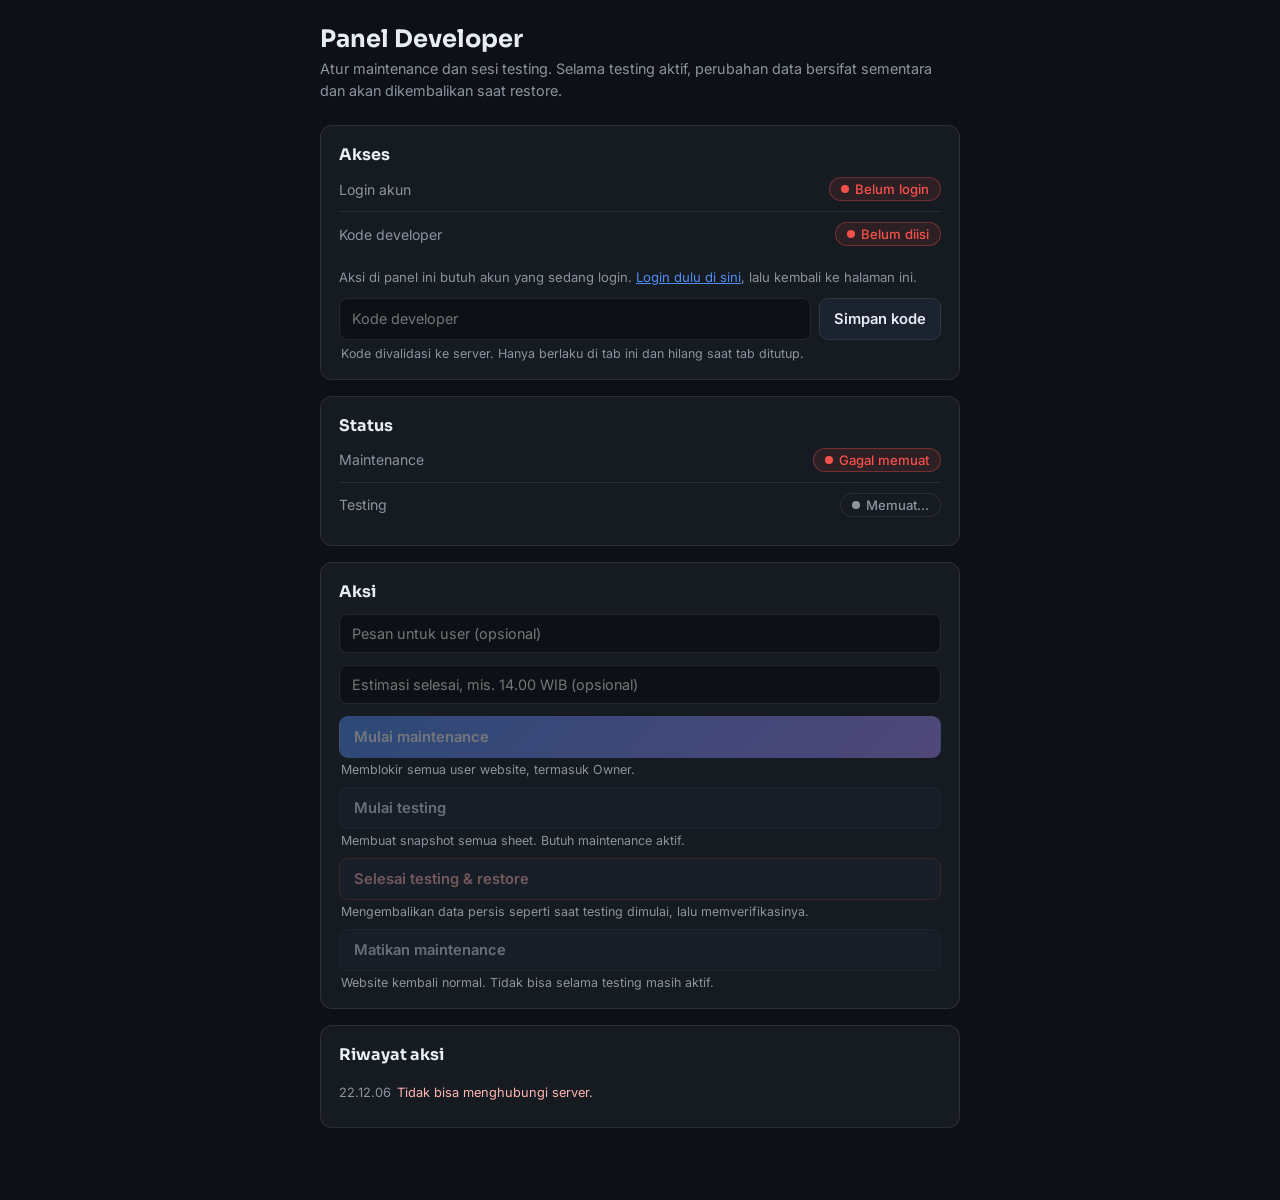
<file: dev-panel.html>
<!DOCTYPE html>
<html lang="id">
<head>
  <meta charset="UTF-8" />
  <meta name="viewport" content="width=device-width, initial-scale=1.0" />
  <meta name="robots" content="noindex, nofollow" />
  <title>EduHome – Panel Developer</title>
  <link rel="preconnect" href="https://fonts.googleapis.com" />
  <link rel="preconnect" href="https://fonts.gstatic.com" crossorigin />
  <link href="https://fonts.googleapis.com/css2?family=Inter:wght@400;500;600&family=Sora:wght@600;700&display=swap" rel="stylesheet" />
  <style>
    *, *::before, *::after { box-sizing: border-box; margin: 0; padding: 0; }
    :root {
      --bg:#0d1117; --bg2:#161b22; --bg3:#1c2330; --line:rgba(255,255,255,.09);
      --text:#e6edf3; --dim:#8b949e; --accent:#4f8ef7; --accent2:#a78bfa;
      --ok:#3fb950; --warn:#f0883e; --bad:#f85149;
    }
    html, body { background:var(--bg); color:var(--text); font-family:'Inter',sans-serif; min-height:100%; }
    body { padding:24px 16px 56px; }
    .page { max-width:640px; margin:0 auto; }
    h1 { font-family:'Sora',sans-serif; font-size:1.5rem; margin-bottom:4px; }
    .lead { color:var(--dim); font-size:.9rem; margin-bottom:24px; line-height:1.5; }
    section { background:var(--bg2); border:1px solid var(--line); border-radius:12px; padding:18px; margin-bottom:16px; }
    h2 { font-family:'Sora',sans-serif; font-size:1rem; margin-bottom:12px; }
    .row { display:flex; align-items:center; justify-content:space-between; gap:12px; padding:10px 0; border-top:1px solid var(--line); }
    .row:first-of-type { border-top:0; padding-top:0; }
    .row .k { color:var(--dim); font-size:.88rem; }
    .pill { display:inline-flex; align-items:center; gap:6px; padding:3px 11px; border-radius:99px; font-size:.82rem; font-weight:500; border:1px solid var(--line); }
    .pill::before { content:''; width:8px; height:8px; border-radius:50%; background:currentColor; }
    .pill.on   { color:var(--warn); background:rgba(240,136,62,.1); border-color:rgba(240,136,62,.35); }
    .pill.test { color:var(--ok);   background:rgba(63,185,80,.1);  border-color:rgba(63,185,80,.35); }
    .pill.off  { color:var(--dim); }
    .pill.bad  { color:var(--bad);  background:rgba(248,81,73,.1);  border-color:rgba(248,81,73,.35); }
    .meta { font-size:.82rem; color:var(--dim); line-height:1.6; margin-top:6px; }
    .meta b { color:var(--text); font-weight:500; }
    .alert { margin-top:12px; padding:10px 12px; border-radius:8px; font-size:.85rem; line-height:1.5;
             background:rgba(248,81,73,.1); border:1px solid rgba(248,81,73,.35); color:#ffb4af; }
    .actions { display:grid; gap:10px; }
    .act { display:flex; flex-direction:column; gap:4px; }
    button { font-family:inherit; font-size:.92rem; font-weight:600; padding:11px 14px; border-radius:9px; border:1px solid var(--line);
             background:var(--bg3); color:var(--text); cursor:pointer; text-align:left; }
    button:hover:not(:disabled) { border-color:rgba(255,255,255,.25); }
    button:focus-visible, input:focus-visible, a:focus-visible { outline:2px solid var(--accent); outline-offset:2px; }
    button:disabled { opacity:.4; cursor:not-allowed; }
    button.primary { background:linear-gradient(135deg,var(--accent),var(--accent2)); border-color:transparent; color:#fff; }
    button.danger  { border-color:rgba(248,81,73,.4); color:#ffb4af; }
    .hint { font-size:.78rem; color:var(--dim); padding-left:2px; }
    input[type=text], input[type=password] { width:100%; padding:10px 12px; border-radius:8px; border:1px solid var(--line);
             background:var(--bg); color:var(--text); font-family:inherit; font-size:.9rem; margin-bottom:8px; }
    .inline { display:flex; gap:8px; }
    .inline input { margin-bottom:0; }
    .inline button { white-space:nowrap; }
    .note { font-size:.82rem; color:var(--dim); line-height:1.5; margin-bottom:10px; }
    .note a { color:var(--accent); }
    #log { font-size:.8rem; line-height:1.55; max-height:220px; overflow:auto; }
    #log div { padding:6px 0; border-top:1px solid var(--line); word-break:break-word; }
    #log div:first-child { border-top:0; }
    #log .t { color:var(--dim); margin-right:6px; }
    #log .e { color:#ffb4af; }
    #log .s { color:#8ee29b; }
    #busy { position:fixed; inset:0; background:rgba(13,17,23,.82); display:none; align-items:center; justify-content:center; z-index:10; padding:24px; text-align:center; }
    #busy.show { display:flex; }
    #busy .box { background:var(--bg2); border:1px solid var(--line); border-radius:12px; padding:22px 26px; max-width:340px; }
    #busy p { font-size:.88rem; color:var(--dim); margin-top:8px; line-height:1.5; }
    .spin { width:26px; height:26px; border-radius:50%; border:3px solid var(--line); border-top-color:var(--accent); margin:0 auto 12px; animation:spin .9s linear infinite; }
    @keyframes spin { to { transform:rotate(360deg); } }
    dialog { border:1px solid var(--line); border-radius:14px; background:var(--bg2); color:var(--text); padding:0;
             width:min(420px, calc(100vw - 32px)); margin:auto; box-shadow:0 24px 60px rgba(0,0,0,.5); }
    dialog::backdrop { background:rgba(13,17,23,.78); backdrop-filter:blur(2px); }
    .dlg { padding:22px; }
    .dlg h3 { font-family:'Sora',sans-serif; font-size:1.05rem; margin-bottom:8px; }
    .dlg p  { font-size:.88rem; color:var(--dim); line-height:1.55; }
    .dlg ul { margin:12px 0 0 18px; font-size:.85rem; color:var(--dim); line-height:1.65; }
    .dlg-actions { display:flex; justify-content:flex-end; gap:8px; margin-top:22px; }
    .dlg-actions button { text-align:center; min-width:100px; }
    button.confirm-danger { background:var(--bad); border-color:transparent; color:#fff; }
    @media (prefers-reduced-motion: reduce) { .spin { animation:none; } }
  </style>
</head>
<body>
<div class="page">
  <h1>Panel Developer</h1>
  <p class="lead">Atur maintenance dan sesi testing. Selama testing aktif, perubahan data bersifat sementara dan akan dikembalikan saat restore.</p>

  <section id="sec-access">
    <h2>Akses</h2>
    <div class="row"><span class="k">Login akun</span><span class="pill off" id="pill-login">Belum login</span></div>
    <div class="row"><span class="k">Kode developer</span><span class="pill off" id="pill-key">Belum diisi</span></div>
    <div id="access-help" style="margin-top:12px;">
      <p class="note" id="login-note" style="display:none;">Aksi di panel ini butuh akun yang sedang login. <a href="index.html?bypass=1">Login dulu di sini</a>, lalu kembali ke halaman ini.</p>
      <div class="inline" id="key-form">
        <input type="password" id="key-input" placeholder="Kode developer" autocomplete="off" />
        <button type="button" id="key-save">Simpan kode</button>
      </div>
      <p class="hint" id="key-msg" style="margin-top:6px;"></p>
      <div id="open-site" style="display:none; margin-top:10px;">
        <button type="button" id="btn-open-site" disabled>Buka website →</button>
        <p class="hint" style="margin-top:6px;">Aktif hanya selama testing berjalan, supaya perubahan data tetap bisa di-restore. Dibuka di tab ini agar kode developer ikut terbawa.</p>
      </div>
    </div>
  </section>

  <section>
    <h2>Status</h2>
    <div class="row"><span class="k">Maintenance</span><span class="pill off" id="pill-maint">Memuat…</span></div>
    <div class="row"><span class="k">Testing</span><span class="pill off" id="pill-test">Memuat…</span></div>
    <div class="meta" id="session-meta" style="display:none;"></div>
    <div class="alert" id="session-error" style="display:none;"></div>
  </section>

  <section>
    <h2>Aksi</h2>
    <div class="actions">
      <div class="act">
        <input type="text" id="msg-input" placeholder="Pesan untuk user (opsional)" />
        <input type="text" id="est-input" placeholder="Estimasi selesai, mis. 14.00 WIB (opsional)" />
        <button type="button" id="btn-maint-on" class="primary">Mulai maintenance</button>
        <span class="hint">Memblokir semua user website, termasuk Owner.</span>
      </div>
      <div class="act">
        <button type="button" id="btn-test-start">Mulai testing</button>
        <span class="hint">Membuat snapshot semua sheet. Butuh maintenance aktif.</span>
      </div>
      <div class="act">
        <button type="button" id="btn-test-end" class="danger">Selesai testing &amp; restore</button>
        <span class="hint">Mengembalikan data persis seperti saat testing dimulai, lalu memverifikasinya.</span>
      </div>
      <div class="act">
        <button type="button" id="btn-maint-off">Matikan maintenance</button>
        <span class="hint">Website kembali normal. Tidak bisa selama testing masih aktif.</span>
      </div>
    </div>
  </section>

  <section>
    <h2>Riwayat aksi</h2>
    <div id="log"><div><span class="t">—</span>Belum ada aksi.</div></div>
  </section>
</div>

<dialog id="dlg" aria-labelledby="dlg-title">
  <div class="dlg">
    <h3 id="dlg-title"></h3>
    <p id="dlg-body"></p>
    <ul id="dlg-list"></ul>
    <div class="dlg-actions">
      <button type="button" id="dlg-cancel">Batal</button>
      <button type="button" id="dlg-ok" class="primary">Lanjutkan</button>
    </div>
  </div>
</dialog>

<div id="busy" role="alertdialog" aria-live="assertive">
  <div class="box">
    <div class="spin"></div>
    <strong id="busy-title">Memproses…</strong>
    <p>Jangan tutup atau muat ulang halaman. Proses snapshot dan restore bisa memakan waktu beberapa puluh detik.</p>
  </div>
</div>

<script>
  // URL sama dengan yang dipakai index.html / maintenance.html
  const API_URL = 'https://script.google.com/macros/s/AKfycbxaAE8s3vcXDWZ2BwnUI2oKcvXKh9LENR80gYa2HMFKBeh2h_2URSb17CKIBety4Tag5A/exec';

  const $ = (id) => document.getElementById(id);
  const DEV_KEY = 'eduhome_dev_key';
  const ls = {
    token:    () => localStorage.getItem('eduhome_token') || '',
    // Dev key hanya di sessionStorage: per-tab, hilang saat tab ditutup.
    key:      () => { try { return sessionStorage.getItem(DEV_KEY) || ''; } catch(e) { return ''; } },
    setKey:   (v) => { try { sessionStorage.setItem(DEV_KEY, v); } catch(e) {} },
    clearKey: () => { try { sessionStorage.removeItem(DEV_KEY); } catch(e) {} },
    user:     () => { try { return JSON.parse(localStorage.getItem('eduhome_user') || '{}'); } catch(e) { return {}; } }
  };
  // Migrasi: buang sisa dev key lama di localStorage.
  try { localStorage.removeItem(DEV_KEY); } catch(e) {}

  let state = { maintenance:false, testMode:false, loaded:false };
  let busy = false;

  function logLine(text, kind) {
    const box = $('log');
    if (box.children.length === 1 && box.firstChild.textContent.includes('Belum ada aksi')) box.innerHTML = '';
    const d = document.createElement('div');
    const t = document.createElement('span'); t.className = 't'; t.textContent = new Date().toLocaleTimeString('id-ID');
    const m = document.createElement('span'); if (kind) m.className = kind; m.textContent = text;
    d.append(t, m);
    box.prepend(d);
  }

  function setPill(el, cls, text) { el.className = 'pill ' + cls; el.textContent = text; }

  async function apiGet(action) {
    const u = new URL(API_URL);
    u.searchParams.set('action', action);
    u.searchParams.set('username', ls.user().username || '');
    u.searchParams.set('session_token', ls.token());
    if (ls.key()) u.searchParams.set('dev_key', ls.key());
    const res = await fetch(u.toString());
    return res.json();
  }

  async function apiPost(action, extra) {
    const body = Object.assign({ action, username: ls.user().username || '', role: ls.user().role || '',
                                 session_token: ls.token(), dev_key: ls.key() }, extra || {});
    const res = await fetch(API_URL, { method:'POST', headers:{ 'Content-Type':'text/plain' }, body: JSON.stringify(body) });
    return res.json();
  }

  function renderAccess() {
    const loggedIn = !!(ls.token() && ls.user().username);
    setPill($('pill-login'), loggedIn ? 'test' : 'bad', loggedIn ? ('Login: ' + ls.user().username) : 'Belum login');
    setPill($('pill-key'),   ls.key() ? 'test' : 'bad', ls.key() ? 'Aktif di tab ini' : 'Belum diisi');
    $('login-note').style.display = loggedIn ? 'none' : 'block';
    $('key-form').style.display   = ls.key() ? 'none' : 'flex';
    $('key-msg').textContent      = ls.key() ? '' : 'Kode divalidasi ke server. Hanya berlaku di tab ini dan hilang saat tab ditutup.';
    $('open-site').style.display  = (ls.key() && loggedIn) ? 'block' : 'none';
  }

  function renderButtons() {
    const ready = !!(ls.token() && ls.key()) && state.loaded && !busy;
    $('btn-maint-on').disabled   = !(ready && !state.maintenance);
    $('btn-test-start').disabled = !(ready && state.maintenance && !state.testMode);
    $('btn-test-end').disabled   = !(ready && state.testMode);
    $('btn-maint-off').disabled  = !(ready && state.maintenance && !state.testMode);
    $('btn-open-site').disabled  = !(ready && state.testMode);
  }

  function renderStatus(d) {
    state.maintenance = d.maintenance === true;
    state.testMode    = d.test_mode === true;
    state.loaded      = true;

    setPill($('pill-maint'), state.maintenance ? 'on' : 'off', state.maintenance ? 'Aktif' : 'Nonaktif');
    setPill($('pill-test'),  state.testMode ? 'test' : 'off',  state.testMode ? 'Aktif' : 'Nonaktif');

    const s = d.test_session, meta = $('session-meta'), errBox = $('session-error');
    if (s) {
      const when = s.started_at ? new Date(s.started_at).toLocaleString('id-ID') : '-';
      meta.style.display = 'block';
      meta.textContent = '';
      const parts = [['Sesi', s.id], ['Mulai', when], ['Oleh', s.started_by || '-'], ['Sheet di-snapshot', String(s.sheets)]];
      parts.forEach(([k, v], i) => {
        const b = document.createElement('b'); b.textContent = v;
        meta.append(document.createTextNode((i ? '  ·  ' : '') + k + ': '), b);
      });
    } else { meta.style.display = 'none'; }

    if (s && s.last_error) {
      errBox.style.display = 'block';
      errBox.textContent = 'Restore terakhir gagal. Snapshot masih utuh, jalankan "Selesai testing & restore" lagi. Detail: ' + s.last_error;
    } else { errBox.style.display = 'none'; }
  }

  async function refreshStatus() {
    renderAccess();
    try {
      const r = await apiGet('getMaintenanceStatus');
      if (r && r.data) {
        if (!ls.key()) { r.data.test_mode = false; r.data.test_session = null; }
        renderStatus(r.data);
      } else {
        setPill($('pill-maint'), 'bad', 'Gagal memuat');
        logLine('Status tidak terbaca: ' + ((r && r.message) || 'respons kosong'), 'e');
      }
    } catch(e) {
      setPill($('pill-maint'), 'bad', 'Gagal memuat');
      logLine('Tidak bisa menghubungi server.', 'e');
    }
    renderButtons();
  }

  function confirmDialog(cfg) {
    return new Promise(resolve => {
      const dlg = $('dlg'), ok = $('dlg-ok'), cancel = $('dlg-cancel'), ul = $('dlg-list');
      $('dlg-title').textContent = cfg.title;
      $('dlg-body').textContent  = cfg.body || '';
      ul.textContent = '';
      (cfg.items || []).forEach(t => { const li = document.createElement('li'); li.textContent = t; ul.appendChild(li); });
      ul.style.display = (cfg.items && cfg.items.length) ? 'block' : 'none';
      ok.textContent = cfg.okText || 'Lanjutkan';
      ok.className = cfg.danger ? 'confirm-danger' : 'primary';

      let result = false;
      const onOk = () => { result = true; dlg.close(); };
      const onCancel = () => { dlg.close(); };
      ok.addEventListener('click', onOk);
      cancel.addEventListener('click', onCancel);
      dlg.addEventListener('close', () => {
        ok.removeEventListener('click', onOk);
        cancel.removeEventListener('click', onCancel);
        resolve(result);
      }, { once: true });

      dlg.showModal();
      (cfg.danger ? cancel : ok).focus(); // aksi merusak: fokus awal di Batal
    });
  }

  async function run(label, action, extra, confirmCfg) {
    if (busy) return;
    if (confirmCfg && !(await confirmDialog(confirmCfg))) return;
    busy = true; renderButtons();
    $('busy-title').textContent = label + '…';
    $('busy').classList.add('show');
    try {
      const r = await apiPost(action, extra);
      if (r.status === 'OK') {
        logLine(label + ': ' + ((r.data && r.data.message) || 'berhasil'), 's');
      } else if (r.status === 'UNAUTHORIZED') {
        logLine('Sesi login habis. Login ulang lewat index.html?bypass=1, lalu kembali ke panel ini.', 'e');
      } else {
        logLine(label + ' gagal: ' + (r.message || 'tidak diketahui'), 'e');
      }
    } catch(e) {
      logLine(label + ': koneksi terputus. Cek status di bawah sebelum mengulang, proses di server mungkin tetap berjalan.', 'e');
    } finally {
      busy = false;
      $('busy').classList.remove('show');
      await refreshStatus();
    }
  }

  $('btn-open-site').addEventListener('click', () => { window.location.href = 'index.html'; });
  $('btn-maint-on').addEventListener('click', () =>
    run('Mulai maintenance', 'devMaintenanceOn', { message: $('msg-input').value.trim(), estimasi: $('est-input').value.trim() },
        { title: 'Mulai maintenance?', body: 'Website ditutup untuk semua pengguna.',
          items: ['Admin, Mentor, dan Owner tidak bisa mengakses data', 'Hanya pemegang kode developer yang tetap bisa masuk'],
          okText: 'Mulai maintenance' }));
  $('btn-test-start').addEventListener('click', () =>
    run('Mulai testing', 'devTestStart', null,
        { title: 'Mulai sesi testing?', body: 'Sistem membuat snapshot semua sheet sebelum kamu mulai menguji.',
          items: ['Proses bisa memakan waktu beberapa puluh detik', 'Perubahan data selama testing bersifat sementara'],
          okText: 'Buat snapshot & mulai' }));
  $('btn-test-end').addEventListener('click', () =>
    run('Selesai testing & restore', 'devTestEnd', null,
        { title: 'Selesai testing dan kembalikan data?', body: 'Semua perubahan data sejak testing dimulai akan dibatalkan.',
          items: ['Data dikembalikan dari snapshot, lalu diverifikasi', 'Maintenance tetap aktif setelah restore'],
          okText: 'Restore data', danger: true }));
  $('btn-maint-off').addEventListener('click', () =>
    run('Matikan maintenance', 'devMaintenanceOff', null,
        { title: 'Matikan maintenance?', body: 'Website langsung terbuka kembali untuk semua pengguna.',
          items: ['Pastikan semua pengujian sudah selesai'],
          okText: 'Matikan maintenance' }));

  async function saveKey() {
    const key = $('key-input').value.trim();
    if (!key) { $('key-msg').textContent = 'Kode tidak boleh kosong.'; return; }
    $('key-save').disabled = true; $('key-msg').textContent = 'Memeriksa…';
    try {
      const u = new URL(API_URL);
      u.searchParams.set('action', 'validateDevKey');
      u.searchParams.set('dev_key', key);
      const r = await (await fetch(u.toString())).json();
      if (r.status === 'OK' && r.data && r.data.valid) {
        ls.setKey(key);
        $('key-input').value = '';
        if (!ls.key()) {
          $('key-msg').textContent = 'Browser memblokir penyimpanan sesi. Nonaktifkan mode privat/blokir storage lalu coba lagi.';
        } else {
          await refreshStatus();
        }
      } else {
        $('key-msg').textContent = 'Kode developer salah.';
      }
    } catch(e) { $('key-msg').textContent = 'Gagal menghubungi server, coba lagi.'; }
    finally { $('key-save').disabled = false; }
  }
  $('key-save').addEventListener('click', saveKey);
  $('key-input').addEventListener('keydown', (e) => { if (e.key === 'Enter') saveKey(); });

  // Kode tersimpan bisa sudah tidak valid (mis. diganti di server). Cek sekali saat dibuka,
  // kalau salah hapus supaya form input muncul lagi dan tidak "nyangkut".
  async function checkStoredKey() {
    if (!ls.key()) return;
    try {
      const u = new URL(API_URL);
      u.searchParams.set('action', 'validateDevKey');
      u.searchParams.set('dev_key', ls.key());
      const r = await (await fetch(u.toString())).json();
      if (!(r.status === 'OK' && r.data && r.data.valid)) {
         ls.clearKey();
        logLine('Kode developer di sesi ini sudah tidak valid dan dihapus. Masukkan kode yang baru.', 'e');
      }
    } catch(e) { /* gangguan jaringan: biarkan apa adanya */ }
  }

  checkStoredKey().then(refreshStatus);
</script>
</body>
</html>
</file>
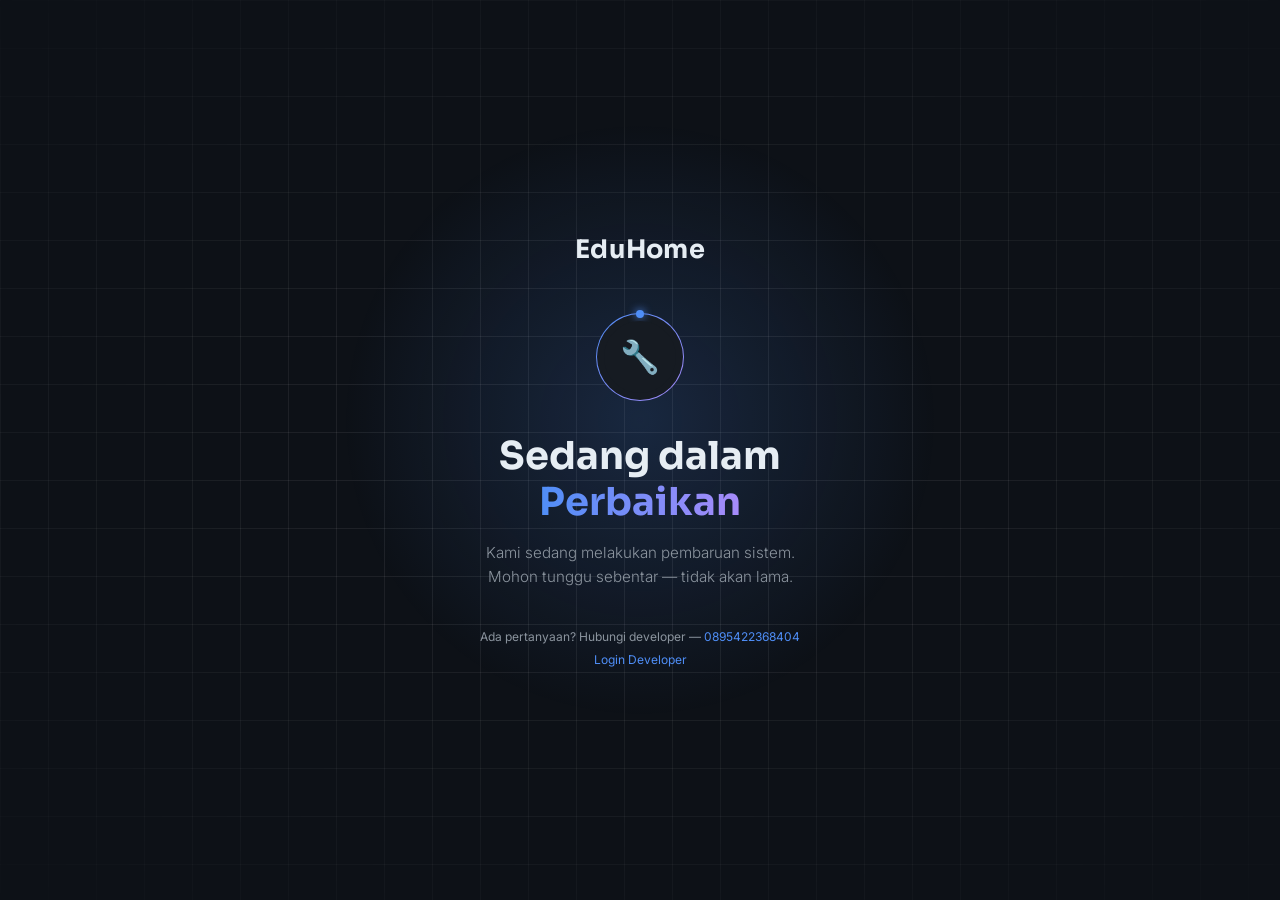
<file: maintenance.html>
<!DOCTYPE html>
<html lang="id">
<head>
  <meta charset="UTF-8" />
  <meta name="viewport" content="width=device-width, initial-scale=1.0" />
  <title>EduHome – Sedang dalam Perbaikan</title>
  <link rel="preconnect" href="https://fonts.googleapis.com" />
  <link rel="preconnect" href="https://fonts.gstatic.com" crossorigin />
  <link href="https://fonts.googleapis.com/css2?family=Inter:wght@300;400;500;600&family=Sora:wght@300;600;700&display=swap" rel="stylesheet" />
  <style>
    *, *::before, *::after { box-sizing: border-box; margin: 0; padding: 0; }

    :root {
      --bg:        #0d1117;
      --bg2:       #161b22;
      --border:    rgba(255,255,255,0.07);
      --accent:    #4f8ef7;
      --accent2:   #a78bfa;
      --text:      #e6edf3;
      --text-dim:  #8b949e;
      --glow:      rgba(79,142,247,0.18);
    }

    html, body {
      height: 100%;
      background: var(--bg);
      color: var(--text);
      font-family: 'Inter', sans-serif;
      overflow: hidden;
    }

    /* ── animated grid background ── */
    .grid-bg {
      position: fixed;
      inset: 0;
      background-image:
        linear-gradient(var(--border) 1px, transparent 1px),
        linear-gradient(90deg, var(--border) 1px, transparent 1px);
      background-size: 48px 48px;
      mask-image: radial-gradient(ellipse 80% 70% at 50% 50%, black 30%, transparent 100%);
      -webkit-mask-image: radial-gradient(ellipse 80% 70% at 50% 50%, black 30%, transparent 100%);
      pointer-events: none;
    }

    /* ── radial glow ── */
    .glow-orb {
      position: fixed;
      width: 600px;
      height: 600px;
      border-radius: 50%;
      background: radial-gradient(circle, var(--glow) 0%, transparent 70%);
      top: 50%;
      left: 50%;
      transform: translate(-50%, -55%);
      pointer-events: none;
      animation: pulse 4s ease-in-out infinite;
    }

    @keyframes pulse {
      0%, 100% { opacity: 0.7; transform: translate(-50%, -55%) scale(1); }
      50%       { opacity: 1;   transform: translate(-50%, -55%) scale(1.08); }
    }

    /* ── main layout ── */
    .wrapper {
      position: relative;
      z-index: 1;
      height: 100vh;
      display: flex;
      flex-direction: column;
      align-items: center;
      justify-content: center;
      padding: 2rem;
      text-align: center;
    }

    /* ── brand text (tanpa logo) ── */
    .brand {
      display: flex;
      align-items: center;
      gap: 10px;
      margin-bottom: 3rem;
      opacity: 0;
      animation: fadeUp 0.6s ease forwards 0.1s;
    }

    .brand-name {
      font-family: 'Sora', sans-serif;
      font-size: 1.6rem;
      font-weight: 700;
      letter-spacing: 0.01em;
    }

    /* ── wrench animation ── */
    .icon-wrap {
      position: relative;
      width: 88px;
      height: 88px;
      margin: 0 auto 2rem;
      opacity: 0;
      animation: fadeUp 0.6s ease forwards 0.25s;
    }

    .icon-ring {
      position: absolute;
      inset: 0;
      border-radius: 50%;
      border: 1.5px solid transparent;
      background:
        linear-gradient(var(--bg2), var(--bg2)) padding-box,
        linear-gradient(135deg, var(--accent), var(--accent2)) border-box;
      animation: spin 8s linear infinite;
    }

    .icon-ring::before {
      content: '';
      position: absolute;
      top: -4px; left: 50%;
      width: 8px; height: 8px;
      border-radius: 50%;
      background: var(--accent);
      transform: translateX(-50%);
      box-shadow: 0 0 8px var(--accent);
    }

    @keyframes spin {
      from { transform: rotate(0deg); }
      to   { transform: rotate(360deg); }
    }

    .icon-inner {
      position: absolute;
      inset: 8px;
      border-radius: 50%;
      background: var(--bg2);
      display: flex;
      align-items: center;
      justify-content: center;
      font-size: 2rem;
    }

    /* ── heading ── */
    h1 {
      font-family: 'Sora', sans-serif;
      font-size: clamp(1.6rem, 4vw, 2.4rem);
      font-weight: 700;
      line-height: 1.2;
      margin-bottom: 1rem;
      opacity: 0;
      animation: fadeUp 0.6s ease forwards 0.4s;
    }

    h1 span {
      background: linear-gradient(90deg, var(--accent), var(--accent2));
      -webkit-background-clip: text;
      -webkit-text-fill-color: transparent;
      background-clip: text;
    }

    /* ── subtitle ── */
    .subtitle {
      font-size: 0.95rem;
      color: var(--text-dim);
      line-height: 1.6;
      max-width: 380px;
      margin: 0 auto 2.5rem;
      font-weight: 300;
      opacity: 0;
      animation: fadeUp 0.6s ease forwards 0.55s;
    }

    /* ── progress bar ── */
    .progress-wrap {
      width: 260px;
      margin: 0 auto 2.5rem;
      opacity: 0;
      animation: fadeUp 0.6s ease forwards 0.7s;
    }

    .progress-label {
      display: flex;
      justify-content: space-between;
      font-size: 0.72rem;
      color: var(--text-dim);
      margin-bottom: 8px;
      letter-spacing: 0.05em;
      text-transform: uppercase;
    }

    .progress-bar {
      height: 4px;
      background: var(--border);
      border-radius: 99px;
      overflow: hidden;
    }

    .progress-fill {
      height: 100%;
      width: 0%;
      border-radius: 99px;
      background: linear-gradient(90deg, var(--accent), var(--accent2));
      transition: width 1.4s cubic-bezier(0.4,0,0.2,1) 1s;
    }

    /* ── footer note ── */
    .footer-note {
      font-size: 0.75rem;
      color: var(--text-dim);
      opacity: 0;
      animation: fadeUp 0.6s ease forwards 1s;
    }

    .footer-note a {
      color: var(--accent);
      text-decoration: none;
    }

    /* ── shared fadeUp ── */
    @keyframes fadeUp {
      from { opacity: 0; transform: translateY(16px); }
      to   { opacity: 1; transform: translateY(0); }
    }

    /* ── floating particles ── */
    .particles {
      position: fixed;
      inset: 0;
      pointer-events: none;
      overflow: hidden;
    }

    .particle {
      position: absolute;
      width: 2px;
      height: 2px;
      border-radius: 50%;
      background: var(--accent);
      opacity: 0;
      animation: float var(--dur) ease-in-out var(--delay) infinite;
    }

    @keyframes float {
      0%   { opacity: 0;   transform: translateY(100vh) scale(0); }
      10%  { opacity: 0.6; }
      90%  { opacity: 0.6; }
      100% { opacity: 0;   transform: translateY(-10vh) scale(1); }
    }

    @media (prefers-reduced-motion: reduce) {
      *, *::before, *::after { animation: none !important; }
    }

    @media (max-width: 480px) {
      .status-row { gap: 8px; }
    }

    /* ── dev bypass modal ── */
    .modal-overlay {
      position: fixed;
      inset: 0;
      z-index: 10;
      background: rgba(0,0,0,0.55);
      backdrop-filter: blur(3px);
      display: none;
      align-items: center;
      justify-content: center;
      padding: 1.25rem;
      opacity: 0;
      transition: opacity 0.2s ease;
    }

    .modal-overlay.open {
      display: flex;
    }

    .modal-overlay.show {
      opacity: 1;
    }

    .modal-box {
      width: 100%;
      max-width: 340px;
      background: var(--bg2);
      border: 1px solid var(--border);
      border-radius: 14px;
      padding: 1.75rem 1.5rem 1.5rem;
      text-align: left;
      box-shadow: 0 20px 60px rgba(0,0,0,0.5), 0 0 0 1px rgba(79,142,247,0.06);
      transform: translateY(10px) scale(0.98);
      transition: transform 0.25s cubic-bezier(0.4,0,0.2,1);
    }

    .modal-overlay.show .modal-box {
      transform: translateY(0) scale(1);
    }

    .modal-icon {
      width: 40px;
      height: 40px;
      border-radius: 10px;
      background: rgba(79,142,247,0.1);
      border: 1px solid rgba(79,142,247,0.25);
      display: flex;
      align-items: center;
      justify-content: center;
      font-size: 1.1rem;
      margin-bottom: 1rem;
    }

    .modal-box h2 {
      font-family: 'Sora', sans-serif;
      font-size: 1.05rem;
      font-weight: 600;
      color: var(--text);
      margin-bottom: 0.4rem;
    }

    .modal-box p {
      font-size: 0.82rem;
      color: var(--text-dim);
      font-weight: 300;
      margin-bottom: 1.1rem;
      line-height: 1.5;
    }

    .modal-input {
      width: 100%;
      padding: 0.65rem 0.8rem;
      background: var(--bg);
      border: 1px solid var(--border);
      border-radius: 8px;
      color: var(--text);
      font-family: 'Inter', sans-serif;
      font-size: 0.88rem;
      outline: none;
      transition: border-color 0.2s ease, box-shadow 0.2s ease;
    }

    .modal-input:focus {
      border-color: var(--accent);
      box-shadow: 0 0 0 3px rgba(79,142,247,0.15);
    }

    .modal-error {
      font-size: 0.75rem;
      color: #f87171;
      margin-top: 0.5rem;
      min-height: 1em;
      opacity: 0;
      transition: opacity 0.15s ease;
    }

    .modal-error.show {
      opacity: 1;
    }

    .modal-actions {
      display: flex;
      justify-content: flex-end;
      gap: 0.6rem;
      margin-top: 1.25rem;
    }

    .modal-btn {
      font-family: 'Inter', sans-serif;
      font-size: 0.82rem;
      font-weight: 500;
      padding: 0.5rem 1.1rem;
      border-radius: 8px;
      border: 1px solid transparent;
      cursor: pointer;
      transition: opacity 0.15s ease, transform 0.1s ease;
    }

    .modal-btn:active {
      transform: scale(0.97);
    }

    .modal-btn-cancel {
      background: transparent;
      border-color: var(--border);
      color: var(--text-dim);
    }

    .modal-btn-cancel:hover {
      color: var(--text);
    }

    .modal-btn-ok {
      background: linear-gradient(135deg, var(--accent), var(--accent2));
      color: #fff;
    }

    .modal-btn:disabled {
      opacity: 0.6;
      cursor: not-allowed;
    }

    .modal-btn-ok:hover {
      opacity: 0.9;
    }
  </style>
</head>
<body>

  <div class="grid-bg"></div>
  <div class="glow-orb"></div>

  <!-- floating particles -->
  <div class="particles" id="particles"></div>

  <div class="wrapper">

    <div class="brand">
      <span class="brand-name">EduHome</span>
    </div>

    <div class="icon-wrap">
      <div class="icon-ring"></div>
      <div class="icon-inner">🔧</div>
    </div>

    <h1>Sedang dalam<br /><span>Perbaikan</span></h1>

    <p class="subtitle">
      Kami sedang melakukan pembaruan sistem.<br />
      Mohon tunggu sebentar — tidak akan lama.
    </p>

    <div id="estimasi-wrap" style="display:none;margin-bottom:1.5rem;opacity:0;animation:fadeUp 0.6s ease forwards 0.65s;">
      <div style="display:inline-flex;align-items:center;gap:6px;padding:6px 14px;border-radius:99px;border:1px solid rgba(79,142,247,0.3);background:rgba(79,142,247,0.08);font-size:0.78rem;color:#4f8ef7;">
        <span>⏱</span> Estimasi selesai: <strong id="estimasi-val"></strong>
      </div>
    </div>

    <div class="progress-wrap" id="progress-wrap" style="display:none;">
      <div class="progress-label">
        <span>Progress</span>
        <span id="pct">0%</span>
      </div>
      <div class="progress-bar">
        <div class="progress-fill" id="fill"></div>
      </div>
    </div>

    <p class="footer-note">
      Ada pertanyaan? Hubungi developer &mdash;
      <a href="https://wa.me/62895422368404" target="_blank" rel="noopener">0895422368404</a>
    </p>

    <p class="footer-note" style="margin-top:8px;opacity:0.5;">
      <a href="#" id="dev-bypass-link">Login Developer</a>
    </p>

  </div>

  <!-- ── dev bypass modal ── -->
  <div class="modal-overlay" id="dev-modal">
    <div class="modal-box">
      <div class="modal-icon">🔑</div>
      <h2>Login Developer</h2>
      <p>Masukkan kode developer untuk mengakses sistem selama maintenance.</p>
      <input type="password" class="modal-input" id="dev-key-input" placeholder="Kode developer" autocomplete="off" />
      <div class="modal-error" id="dev-key-error">Kode tidak boleh kosong.</div>
      <div class="modal-error" id="dev-key-error-invalid">Kode developer salah.</div>
      <div class="modal-actions">
        <button type="button" class="modal-btn modal-btn-cancel" id="dev-modal-cancel">Batal</button>
        <button type="button" class="modal-btn modal-btn-ok" id="dev-modal-ok">Masuk</button>
      </div>
    </div>
  </div>

  <script>
    // ── Particles ──────────────────────────────────────────────────
    const container = document.getElementById('particles');
    for (let i = 0; i < 28; i++) {
      const p = document.createElement('div');
      p.className = 'particle';
      p.style.setProperty('--dur',   (6 + Math.random() * 10) + 's');
      p.style.setProperty('--delay', (Math.random() * 8) + 's');
      p.style.left = Math.random() * 100 + 'vw';
      p.style.background = Math.random() > 0.5 ? '#4f8ef7' : '#a78bfa';
      container.appendChild(p);
    }

    // ── Pesan, estimasi & progress dari GAS ─────────────────────────
    const API_URL = 'https://script.google.com/macros/s/AKfycbxaAE8s3vcXDWZ2BwnUI2oKcvXKh9LENR80gYa2HMFKBeh2h_2URSb17CKIBety4Tag5A/exec';

    function applyInfo(message, estimasi, progress) {
      if (message) {
        document.querySelector('.subtitle').innerHTML = message.replace(/\n/g, '<br>');
      }
      const estEl = document.getElementById('estimasi-wrap');
      if (estimasi && estEl) {
        estEl.style.display = 'block';
        document.getElementById('estimasi-val').textContent = estimasi;
      }
      // Progress cuma ditampilin kalau backend beneran ngirim angkanya —
      // gak ada progress bar palsu yang jalan sendiri kalau datanya kosong.
      const progNum = Number(progress);
      if (progress !== undefined && progress !== null && progress !== '' && !isNaN(progNum)) {
        const clamped = Math.max(0, Math.min(100, progNum));
        const wrapEl  = document.getElementById('progress-wrap');
        wrapEl.style.display = 'block';
        document.getElementById('pct').textContent = clamped + '%';
        // beri jeda 1 frame biar transition width kepicu, bukan langsung lompat
        requestAnimationFrame(() => {
          document.getElementById('fill').style.width = clamped + '%';
        });
      }
    }

    // Coba ambil dari URL params dulu (dikirim dari index.html redirect)
    const params    = new URLSearchParams(window.location.search);
    const msgParam  = params.get('msg');
    const estParam  = params.get('est');
    const progParam = params.get('prog');

    if (msgParam || estParam || progParam) {
      applyInfo(
        msgParam  ? decodeURIComponent(msgParam)  : '',
        estParam  ? decodeURIComponent(estParam)  : '',
        progParam ? decodeURIComponent(progParam) : ''
      );
    } else {
      // Re-fetch kalau user buka maintenance.html langsung
      (async () => {
        try {
          const url = new URL(API_URL);
          url.searchParams.set('action', 'getMaintenanceStatus');
          const res  = await fetch(url.toString());
          const data = await res.json();
          if (data?.data) applyInfo(data.data.message || '', data.data.estimasi || '', data.data.progress);
        } catch(e) { /* silent */ }
      })();
    }

    // ── Auto-reload setiap 60 detik, cek apakah sudah selesai ─────
    setInterval(async () => {
      try {
        const url = new URL(API_URL);
        url.searchParams.set('action', 'getMaintenanceStatus');
        const res  = await fetch(url.toString());
        const data = await res.json();
        if (data?.data?.maintenance === false) {
          window.location.replace('index.html');
        }
      } catch(e) { /* silent */ }
    }, 60000);

    // ── Login Developer: modal custom (bukan prompt() bawaan browser) ─
    const devModal   = document.getElementById('dev-modal');
    const devInput   = document.getElementById('dev-key-input');
    const devError   = document.getElementById('dev-key-error');
    const devOkBtn   = document.getElementById('dev-modal-ok');
    const devCancel  = document.getElementById('dev-modal-cancel');

    const devErrorInvalid = document.getElementById('dev-key-error-invalid');

    function openDevModal() {
      devError.classList.remove('show');
      devErrorInvalid.classList.remove('show');
      devInput.value = '';
      devModal.classList.add('open');
      requestAnimationFrame(() => devModal.classList.add('show'));
      setTimeout(() => devInput.focus(), 150);
    }

    function closeDevModal() {
      devModal.classList.remove('show');
      setTimeout(() => devModal.classList.remove('open'), 200);
    }

    function setDevModalLoading(isLoading) {
      devOkBtn.disabled    = isLoading;
      devInput.disabled    = isLoading;
      devOkBtn.textContent  = isLoading ? 'Memeriksa...' : 'Masuk';
    }

    async function submitDevKey() {
      const key = devInput.value.trim();
      devError.classList.remove('show');
      devErrorInvalid.classList.remove('show');

      if (!key) {
        devError.classList.add('show');
        devInput.focus();
        return;
      }

      setDevModalLoading(true);
      try {
        const url = new URL(API_URL);
        url.searchParams.set('action', 'validateDevKey');
        url.searchParams.set('dev_key', key);
        const res  = await fetch(url.toString());
        const data = await res.json();

        if (data?.status === 'OK' && data?.data?.valid) {
          try { sessionStorage.setItem('eduhome_dev_key', key); } catch(e) {}
          try { localStorage.removeItem('eduhome_dev_key'); } catch(e) {}   // buang sisa key lama
          window.location.href = 'index.html?bypass=1';
          return; // biar tombol tetap disabled selagi redirect
        }

        devErrorInvalid.classList.add('show');
        devInput.focus();
        devInput.select();
      } catch(e) {
        devErrorInvalid.textContent = 'Gagal menghubungi server, coba lagi.';
        devErrorInvalid.classList.add('show');
      } finally {
        setDevModalLoading(false);
      }
    }

    document.getElementById('dev-bypass-link').addEventListener('click', (e) => {
      e.preventDefault();
      openDevModal();
    });

    devCancel.addEventListener('click', closeDevModal);

    devModal.addEventListener('click', (e) => {
      if (e.target === devModal) closeDevModal();
    });

    devOkBtn.addEventListener('click', submitDevKey);

    devInput.addEventListener('keydown', (e) => {
      if (e.key === 'Enter') submitDevKey();
      if (e.key === 'Escape') closeDevModal();
    });

    devInput.addEventListener('input', () => {
      devError.classList.remove('show');
      devErrorInvalid.classList.remove('show');
    });
  </script>

</body>
</html>
</file>
